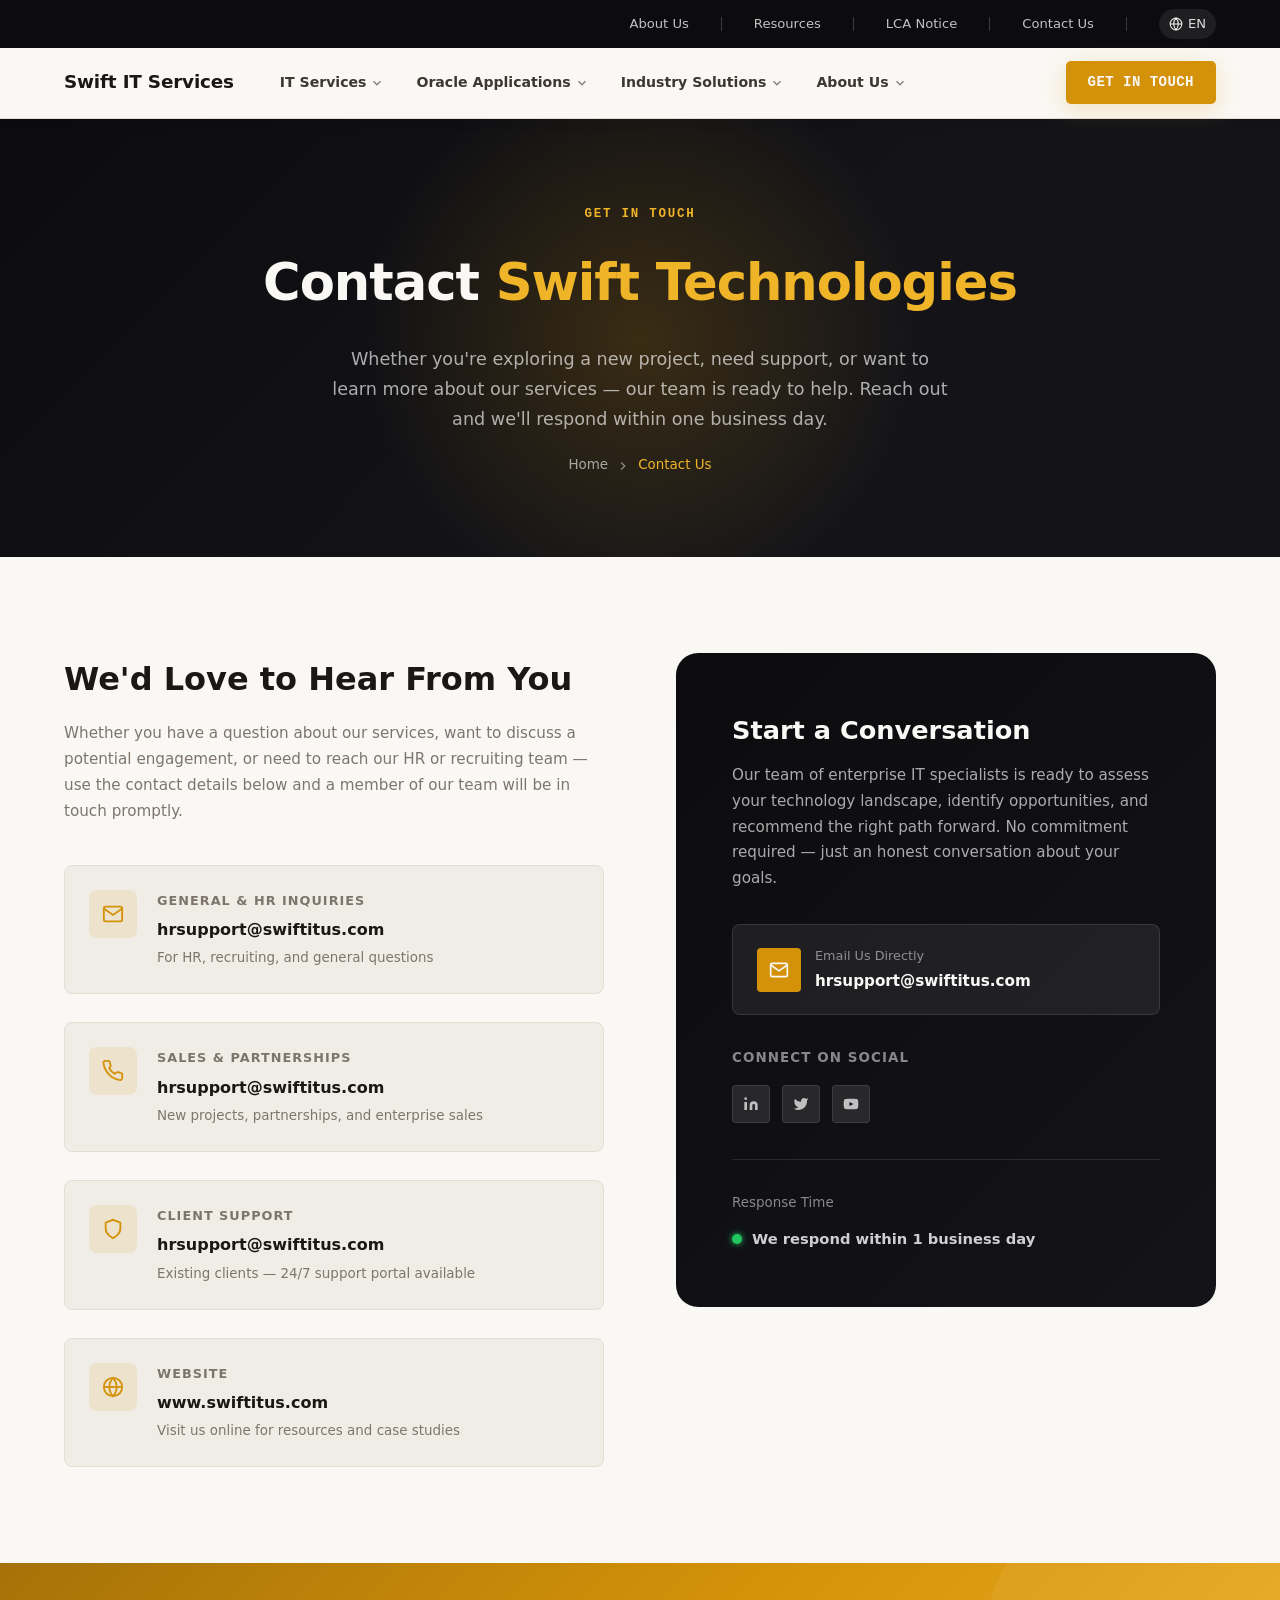
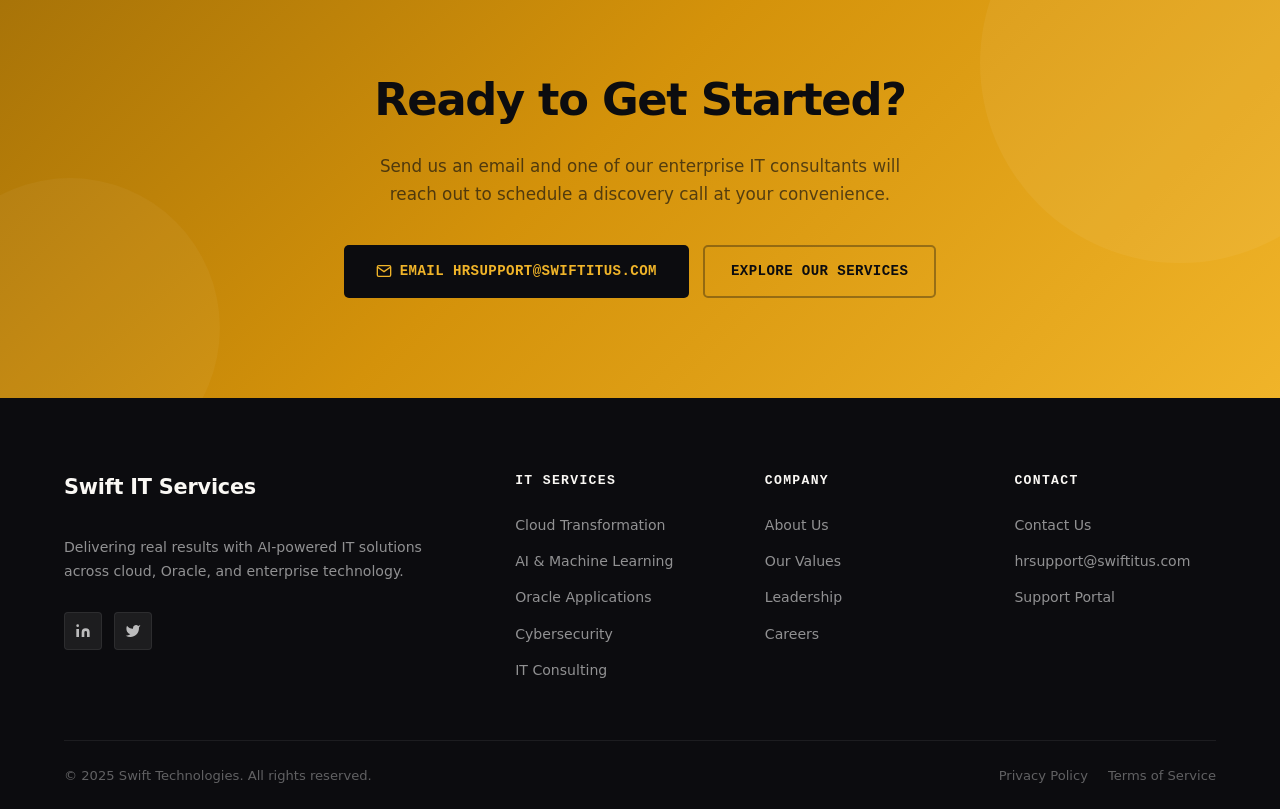
<file: contact.html>
<!DOCTYPE html>
<html lang="en">
<head>
  <meta charset="UTF-8">
  <meta name="viewport" content="width=device-width, initial-scale=1.0">
  <meta name="description" content="Contact Swift Technologies. Reach us at hrsupport@swiftitus.com for IT services, Oracle solutions, and enterprise technology consulting.">
  <title>Contact Us — Swift Technologies</title>
  <link rel="stylesheet" href="css/style.css">
</head>
<body>

  <!-- TOP BAR -->
  <div class="topbar">
    <div class="container">
      <div class="topbar-inner">
        <a href="about.html">About Us</a>
        <div class="topbar-divider"></div>
        <a href="#">Resources</a>
        <div class="topbar-divider"></div>
        <a href="#">LCA Notice</a>
        <div class="topbar-divider"></div>
        <a href="contact.html">Contact Us</a>
        <div class="topbar-divider"></div>
        <span class="lang-btn">
          <svg width="14" height="14" viewBox="0 0 24 24" fill="none" stroke="currentColor" stroke-width="2"><circle cx="12" cy="12" r="10"/><line x1="2" y1="12" x2="22" y2="12"/><path d="M12 2a15.3 15.3 0 0 1 4 10 15.3 15.3 0 0 1-4 10 15.3 15.3 0 0 1-4-10 15.3 15.3 0 0 1 4-10z"/></svg>
          EN
        </span>
      </div>
    </div>
  </div>

  <!-- NAVBAR -->
  <nav class="navbar">
    <div class="container">
      <div class="navbar-inner">
        <a href="index.html" class="navbar-logo">
          <span class="logo-text">Swift IT Services</span>
        </a>
        <ul class="navbar-nav">
          <li class="nav-item">
            <a href="services.html" class="nav-link">IT Services <svg class="nav-arrow" viewBox="0 0 24 24" fill="none" stroke="currentColor" stroke-width="2.5"><polyline points="6 9 12 15 18 9"/></svg></a>
            <div class="dropdown">
              <a href="services.html#cloud">Cloud Transformation</a>
              <a href="services.html#ai">AI &amp; Machine Learning</a>
              <a href="services.html#cybersecurity">Cybersecurity</a>
              <a href="services.html#consulting">IT Consulting</a>
              <a href="services.html#digital">Digital Transformation</a>
            </div>
          </li>
          <li class="nav-item">
            <a href="oracle-erp.html" class="nav-link">Oracle Applications <svg class="nav-arrow" viewBox="0 0 24 24" fill="none" stroke="currentColor" stroke-width="2.5"><polyline points="6 9 12 15 18 9"/></svg></a>
            <div class="dropdown" style="min-width:240px">
              <a href="oracle-erp.html">Oracle ERP Cloud</a>
              <a href="oracle-scm.html">Oracle SCM Cloud</a>
              <a href="oracle-scp.html">Oracle SCP Cloud</a>
              <a href="oracle-epm.html">Oracle EPM Cloud</a>
              <a href="oracle-cx.html">Oracle CX Cloud</a>
              <a href="oracle-plm.html">Oracle PLM Cloud</a>
              <a href="oracle-logistics.html">Oracle Logistics Cloud</a>
              <a href="oracle-hcm.html">Oracle HCM Cloud</a>
              <a href="oracle-fdi.html">Oracle FDI Cloud</a>
            </div>
          </li>
          <li class="nav-item">
            <a href="services.html" class="nav-link">Industry Solutions <svg class="nav-arrow" viewBox="0 0 24 24" fill="none" stroke="currentColor" stroke-width="2.5"><polyline points="6 9 12 15 18 9"/></svg></a>
            <div class="dropdown">
              <a href="services.html">Manufacturing</a>
              <a href="services.html">Healthcare</a>
              <a href="services.html">Financial Services</a>
            </div>
          </li>
          <li class="nav-item">
            <a href="about.html" class="nav-link">About Us <svg class="nav-arrow" viewBox="0 0 24 24" fill="none" stroke="currentColor" stroke-width="2.5"><polyline points="6 9 12 15 18 9"/></svg></a>
            <div class="dropdown">
              <a href="about.html">Our Story</a>
              <a href="about.html#values">Our Values</a>
              <a href="about.html#leadership">Leadership</a>
            </div>
          </li>
        </ul>
        <div class="navbar-cta"><a href="contact.html" class="btn btn-primary">Get in Touch</a></div>
        <button class="hamburger" aria-label="Toggle menu"><span></span><span></span><span></span></button>
      </div>
    </div>
    <div class="mobile-nav">
      <a href="index.html" class="mobile-nav-link">Home</a>
      <a href="services.html" class="mobile-nav-link">IT Services</a>
      <a href="services.html#oracle" class="mobile-nav-link">Oracle Solutions</a>
      <a href="about.html" class="mobile-nav-link">About Us</a>
      <a href="contact.html" class="mobile-nav-link">Contact Us</a>
    </div>
  </nav>

  <!-- PAGE HERO -->
  <section class="page-hero">
    <div class="container">
      <div class="page-hero-inner">
        <span class="page-hero-eyebrow">Get in Touch</span>
        <h1 class="page-hero-title">Contact <span>Swift Technologies</span></h1>
        <p class="page-hero-desc">
          Whether you're exploring a new project, need support, or want to learn more about
          our services — our team is ready to help. Reach out and we'll respond within one business day.
        </p>
        <div class="breadcrumb">
          <a href="index.html">Home</a>
          <svg width="14" height="14" viewBox="0 0 24 24" fill="none" stroke="currentColor" stroke-width="2"><polyline points="9 18 15 12 9 6"/></svg>
          <span>Contact Us</span>
        </div>
      </div>
    </div>
  </section>

  <!-- CONTACT MAIN -->
  <section class="contact-section">
    <div class="container">
      <div class="contact-grid">

        <!-- Left: info -->
        <div>
          <h2 class="contact-title">We'd Love to Hear From You</h2>
          <p class="contact-desc">
            Whether you have a question about our services, want to discuss a potential engagement,
            or need to reach our HR or recruiting team — use the contact details below and a member
            of our team will be in touch promptly.
          </p>

          <div class="contact-items">

            <div class="contact-item">
              <div class="contact-item-icon">
                <svg viewBox="0 0 24 24" fill="none" stroke="currentColor" stroke-width="2"><path d="M4 4h16c1.1 0 2 .9 2 2v12c0 1.1-.9 2-2 2H4c-1.1 0-2-.9-2-2V6c0-1.1.9-2 2-2z"/><polyline points="22,6 12,13 2,6"/></svg>
              </div>
              <div>
                <div class="contact-item-label">General &amp; HR Inquiries</div>
                <div class="contact-item-value">
                  <a href="mailto:hrsupport@swiftitus.com">hrsupport@swiftitus.com</a>
                </div>
                <div class="contact-item-subtext">For HR, recruiting, and general questions</div>
              </div>
            </div>

            <div class="contact-item">
              <div class="contact-item-icon">
                <svg viewBox="0 0 24 24" fill="none" stroke="currentColor" stroke-width="2"><path d="M22 16.92v3a2 2 0 0 1-2.18 2 19.79 19.79 0 0 1-8.63-3.07A19.5 19.5 0 0 1 4.69 12 19.79 19.79 0 0 1 1.61 3.38 2 2 0 0 1 3.58 1h3a2 2 0 0 1 2 1.72 12.84 12.84 0 0 0 .7 2.81 2 2 0 0 1-.45 2.11L7.91 8.96a16 16 0 0 0 6.13 6.13l1.32-1.32a2 2 0 0 1 2.11-.45 12.84 12.84 0 0 0 2.81.7A2 2 0 0 1 22 16.92z"/></svg>
              </div>
              <div>
                <div class="contact-item-label">Sales &amp; Partnerships</div>
                <div class="contact-item-value">
                  <a href="mailto:hrsupport@swiftitus.com">hrsupport@swiftitus.com</a>
                </div>
                <div class="contact-item-subtext">New projects, partnerships, and enterprise sales</div>
              </div>
            </div>

            <div class="contact-item">
              <div class="contact-item-icon">
                <svg viewBox="0 0 24 24" fill="none" stroke="currentColor" stroke-width="2"><path d="M12 22s8-4 8-10V5l-8-3-8 3v7c0 6 8 10 8 10z"/></svg>
              </div>
              <div>
                <div class="contact-item-label">Client Support</div>
                <div class="contact-item-value">
                  <a href="mailto:hrsupport@swiftitus.com">hrsupport@swiftitus.com</a>
                </div>
                <div class="contact-item-subtext">Existing clients — 24/7 support portal available</div>
              </div>
            </div>

            <div class="contact-item">
              <div class="contact-item-icon">
                <svg viewBox="0 0 24 24" fill="none" stroke="currentColor" stroke-width="2"><circle cx="12" cy="12" r="10"/><line x1="2" y1="12" x2="22" y2="12"/><path d="M12 2a15.3 15.3 0 0 1 4 10 15.3 15.3 0 0 1-4 10 15.3 15.3 0 0 1-4-10 15.3 15.3 0 0 1 4-10z"/></svg>
              </div>
              <div>
                <div class="contact-item-label">Website</div>
                <div class="contact-item-value">www.swiftitus.com</div>
                <div class="contact-item-subtext">Visit us online for resources and case studies</div>
              </div>
            </div>

          </div>
        </div>

        <!-- Right: CTA panel -->
        <div>
          <div class="contact-cta-panel">
            <h3 class="contact-cta-title">Start a Conversation</h3>
            <p class="contact-cta-desc">
              Our team of enterprise IT specialists is ready to assess your technology landscape,
              identify opportunities, and recommend the right path forward. No commitment required —
              just an honest conversation about your goals.
            </p>

            <a href="mailto:hrsupport@swiftitus.com" class="contact-direct">
              <div class="contact-direct-icon">
                <svg viewBox="0 0 24 24" fill="none" stroke="currentColor" stroke-width="2"><path d="M4 4h16c1.1 0 2 .9 2 2v12c0 1.1-.9 2-2 2H4c-1.1 0-2-.9-2-2V6c0-1.1.9-2 2-2z"/><polyline points="22,6 12,13 2,6"/></svg>
              </div>
              <div>
                <div class="contact-direct-label">Email Us Directly</div>
                <div class="contact-direct-value">hrsupport@swiftitus.com</div>
              </div>
            </a>

            <div style="margin-top:32px">
              <p style="font-size:0.84rem;color:rgba(255,255,255,0.5);margin-bottom:16px;text-transform:uppercase;letter-spacing:0.08em;font-weight:700">Connect on Social</p>
              <div style="display:flex;gap:12px">
                <a href="#" class="social-btn" style="background:rgba(255,255,255,0.1);border-color:rgba(255,255,255,0.1)">
                  <svg viewBox="0 0 24 24" fill="currentColor" width="16" height="16"><path d="M16 8a6 6 0 0 1 6 6v7h-4v-7a2 2 0 0 0-2-2 2 2 0 0 0-2 2v7h-4v-7a6 6 0 0 1 6-6zM2 9h4v12H2z"/><circle cx="4" cy="4" r="2"/></svg>
                </a>
                <a href="#" class="social-btn" style="background:rgba(255,255,255,0.1);border-color:rgba(255,255,255,0.1)">
                  <svg viewBox="0 0 24 24" fill="currentColor" width="16" height="16"><path d="M23 3a10.9 10.9 0 0 1-3.14 1.53 4.48 4.48 0 0 0-7.86 3v1A10.66 10.66 0 0 1 3 4s-4 9 5 13a11.64 11.64 0 0 1-7 2c9 5 20 0 20-11.5a4.5 4.5 0 0 0-.08-.83A7.72 7.72 0 0 0 23 3z"/></svg>
                </a>
                <a href="#" class="social-btn" style="background:rgba(255,255,255,0.1);border-color:rgba(255,255,255,0.1)">
                  <svg viewBox="0 0 24 24" fill="currentColor" width="16" height="16"><path d="M22.54 6.42a2.78 2.78 0 0 0-1.95-1.96C18.88 4 12 4 12 4s-6.88 0-8.59.46a2.78 2.78 0 0 0-1.95 1.96A29 29 0 0 0 1 12a29 29 0 0 0 .46 5.58A2.78 2.78 0 0 0 3.41 19.6C5.12 20 12 20 12 20s6.88 0 8.59-.46a2.78 2.78 0 0 0 1.95-1.95A29 29 0 0 0 23 12a29 29 0 0 0-.46-5.58z"/><polygon points="9.75 15.02 15.5 12 9.75 8.98 9.75 15.02" fill="#0b0b1f"/></svg>
                </a>
              </div>
            </div>

            <div style="margin-top:36px;padding-top:32px;border-top:1px solid rgba(255,255,255,0.1)">
              <p style="font-size:0.84rem;color:rgba(255,255,255,0.5);margin-bottom:12px">Response Time</p>
              <div style="display:flex;align-items:center;gap:10px">
                <div style="width:10px;height:10px;border-radius:50%;background:#22c55e;box-shadow:0 0 6px #22c55e"></div>
                <span style="font-size:0.92rem;color:rgba(255,255,255,0.8);font-weight:600">We respond within 1 business day</span>
              </div>
            </div>
          </div>
        </div>

      </div>
    </div>
  </section>

  <!-- CTA -->
  <section class="cta-section">
    <div class="container">
      <div class="cta-inner">
        <h2 class="cta-title">Ready to Get Started?</h2>
        <p class="cta-desc">
          Send us an email and one of our enterprise IT consultants will reach out to
          schedule a discovery call at your convenience.
        </p>
        <div class="cta-actions">
          <a href="mailto:hrsupport@swiftitus.com" class="btn btn-white">
            <svg width="16" height="16" viewBox="0 0 24 24" fill="none" stroke="currentColor" stroke-width="2"><path d="M4 4h16c1.1 0 2 .9 2 2v12c0 1.1-.9 2-2 2H4c-1.1 0-2-.9-2-2V6c0-1.1.9-2 2-2z"/><polyline points="22,6 12,13 2,6"/></svg>
            Email hrsupport@swiftitus.com
          </a>
          <a href="services.html" class="btn btn-outline-white">Explore Our Services</a>
        </div>
      </div>
    </div>
  </section>

  <!-- FOOTER -->
  <footer class="footer">
    <div class="container">
      <div class="footer-grid">
        <div class="footer-brand">
          <a href="index.html" class="navbar-logo" style="margin-bottom:16px;display:inline-flex">
            <span class="logo-text">Swift IT Services</span>
          </a>
          <p class="footer-desc">Delivering real results with AI-powered IT solutions across cloud, Oracle, and enterprise technology.</p>
          <div class="footer-socials">
            <a href="#" class="social-btn"><svg viewBox="0 0 24 24" fill="currentColor"><path d="M16 8a6 6 0 0 1 6 6v7h-4v-7a2 2 0 0 0-2-2 2 2 0 0 0-2 2v7h-4v-7a6 6 0 0 1 6-6zM2 9h4v12H2z"/><circle cx="4" cy="4" r="2"/></svg></a>
            <a href="#" class="social-btn"><svg viewBox="0 0 24 24" fill="currentColor"><path d="M23 3a10.9 10.9 0 0 1-3.14 1.53 4.48 4.48 0 0 0-7.86 3v1A10.66 10.66 0 0 1 3 4s-4 9 5 13a11.64 11.64 0 0 1-7 2c9 5 20 0 20-11.5a4.5 4.5 0 0 0-.08-.83A7.72 7.72 0 0 0 23 3z"/></svg></a>
          </div>
        </div>
        <div>
          <h4 class="footer-col-title">IT Services</h4>
          <ul class="footer-links">
            <li><a href="services.html#cloud">Cloud Transformation</a></li>
            <li><a href="services.html#ai">AI &amp; Machine Learning</a></li>
            <li><a href="services.html#oracle">Oracle Applications</a></li>
            <li><a href="services.html#cybersecurity">Cybersecurity</a></li>
            <li><a href="services.html#consulting">IT Consulting</a></li>
          </ul>
        </div>
        <div>
          <h4 class="footer-col-title">Company</h4>
          <ul class="footer-links">
            <li><a href="about.html">About Us</a></li>
            <li><a href="about.html#values">Our Values</a></li>
            <li><a href="about.html#leadership">Leadership</a></li>
            <li><a href="#">Careers</a></li>
          </ul>
        </div>
        <div>
          <h4 class="footer-col-title">Contact</h4>
          <ul class="footer-links">
            <li><a href="contact.html">Contact Us</a></li>
            <li><a href="mailto:hrsupport@swiftitus.com">hrsupport@swiftitus.com</a></li>
            <li><a href="#">Support Portal</a></li>
          </ul>
        </div>
      </div>
      <div class="footer-bottom">
        <span>&copy; 2025 Swift Technologies. All rights reserved.</span>
        <div class="footer-bottom-links">
          <a href="#">Privacy Policy</a>
          <a href="#">Terms of Service</a>
        </div>
      </div>
    </div>
  </footer>

  <script src="js/main.js"></script>
</body>
</html>
</file>
<file: css/style.css>
/* ============================================================
   Swift Technologies — Main Stylesheet
   ============================================================ */

/* ============================================================
   ORACLE SERVICES — 3-COLUMN LAYOUT
   ============================================================ */

.oracle-section {
  background: var(--white);
}

.oracle-intro {
  padding: 64px 0 0;
  text-align: center;
}

.oracle-layout {
  display: grid;
  grid-template-columns: 280px 1fr 300px;
  border-top: 1px solid var(--border);
  margin-top: 48px;
}

/* Left sidebar */
.oracle-sidebar {
  background: var(--off-white);
  border-right: 1px solid rgba(212,146,10,0.15);
}

.oracle-sidebar-item {
  display: block;
  padding: 18px 28px;
  font-size: 0.94rem;
  font-weight: 500;
  color: var(--text-mid);
  border-left: 3px solid transparent;
  border-bottom: 1px solid rgba(212,146,10,0.08);
  transition: all var(--transition);
}

.oracle-sidebar-item:hover {
  background: rgba(212,146,10,0.08);
  color: var(--amber);
  border-left-color: var(--amber-light);
}

.oracle-sidebar-item.active {
  background: rgba(212,146,10,0.12);
  color: var(--text-dark);
  font-weight: 700;
  border-left-color: var(--amber);
}

/* Middle panel */
.oracle-main {
  padding: 56px 52px;
  border-right: 1px solid var(--border);
}

.oracle-main-eyebrow {
  font-size: 0.78rem;
  font-weight: 700;
  letter-spacing: 0.12em;
  text-transform: uppercase;
  color: var(--amber);
  margin-bottom: 14px;
}

.oracle-main-title {
  font-size: 2rem;
  font-weight: 800;
  color: var(--text-dark);
  margin-bottom: 16px;
  letter-spacing: -0.02em;
  line-height: 1.2;
}

.oracle-main-desc {
  font-size: 1rem;
  color: var(--text-gray);
  line-height: 1.75;
  margin-bottom: 36px;
  max-width: 400px;
}

/* Right features panel */
.oracle-features-panel {
  padding: 40px 40px;
}

.oracle-features-label {
  font-size: 0.78rem;
  font-weight: 700;
  letter-spacing: 0.1em;
  text-transform: uppercase;
  color: var(--text-gray);
  margin-bottom: 24px;
}

.oracle-feature-item {
  display: flex;
  align-items: center;
  gap: 18px;
  padding: 18px 0;
  border-bottom: 1px solid var(--border);
  cursor: pointer;
  transition: all var(--transition);
}

.oracle-feature-item:last-child { border-bottom: none; }

.oracle-feature-item:hover .oracle-feature-name { color: var(--amber); }

.oracle-feature-icon {
  width: 52px;
  height: 52px;
  border-radius: var(--radius-md);
  background: linear-gradient(135deg, var(--amber-dark), var(--amber-light));
  display: flex;
  align-items: center;
  justify-content: center;
  font-size: 1.3rem;
  flex-shrink: 0;
  box-shadow: 0 4px 12px rgba(212,146,10,0.25);
}

.oracle-feature-name {
  font-size: 1rem;
  font-weight: 600;
  color: var(--text-dark);
  transition: color var(--transition);
}

.oracle-feature-sub {
  font-size: 0.8rem;
  color: var(--text-gray);
  margin-top: 2px;
}

/* Oracle capabilities section */
.oracle-capabilities {
  padding: 80px 0;
  background: var(--off-white);
}

.capabilities-grid {
  display: grid;
  grid-template-columns: repeat(3, 1fr);
  gap: 24px;
  margin-top: 48px;
}

.capability-card {
  background: var(--white);
  border-radius: var(--radius-lg);
  padding: 32px 24px;
  border: 1.5px solid var(--border);
  transition: all var(--transition);
}

.capability-card:hover {
  border-color: rgba(212,146,10,0.3);
  box-shadow: var(--shadow-md);
  transform: translateY(-3px);
}

.capability-icon {
  width: 48px;
  height: 48px;
  display: flex;
  align-items: center;
  justify-content: center;
  margin-bottom: 20px;
  border-bottom: 2px solid var(--amber);
  padding-bottom: 16px;
}

.capability-title {
  font-size: 1rem;
  font-weight: 700;
  color: var(--text-dark);
  margin-bottom: 10px;
}

.capability-desc {
  font-size: 0.875rem;
  color: var(--text-gray);
  line-height: 1.65;
}

/* Benefits strip */
.benefits-strip {
  padding: 64px 0;
  background: var(--white);
  border-top: 1px solid var(--border);
  border-bottom: 1px solid var(--border);
}

.benefits-grid {
  display: grid;
  grid-template-columns: repeat(4, 1fr);
  gap: 32px;
  text-align: center;
}

.benefit-num {
  font-size: 2.4rem;
  font-weight: 900;
  color: var(--amber);
  line-height: 1;
  margin-bottom: 8px;
}

.benefit-label {
  font-size: 0.9rem;
  font-weight: 600;
  color: var(--text-dark);
}

.benefit-desc {
  font-size: 0.8rem;
  color: var(--text-gray);
  margin-top: 4px;
}

/* Oracle implementation approach */
.approach-section {
  padding: 80px 0;
  background: var(--white);
}

.approach-steps {
  display: grid;
  grid-template-columns: repeat(5, 1fr);
  gap: 0;
  margin-top: 56px;
  position: relative;
}

.approach-steps::before {
  content: '';
  position: absolute;
  top: 32px;
  left: 10%;
  right: 10%;
  height: 2px;
  background: linear-gradient(90deg, var(--amber), var(--amber-light));
  z-index: 0;
}

.approach-step {
  text-align: center;
  position: relative;
  z-index: 1;
  padding: 0 12px;
}

.step-number {
  width: 64px;
  height: 64px;
  border-radius: 50%;
  background: var(--amber);
  color: #0C0C0F;
  font-size: 1.1rem;
  font-weight: 700;
  display: flex;
  align-items: center;
  justify-content: center;
  margin: 0 auto 16px;
  box-shadow: var(--shadow-amber);
}

.step-title {
  font-size: 0.9rem;
  font-weight: 700;
  color: var(--text-dark);
  margin-bottom: 8px;
}

.step-desc {
  font-size: 0.8rem;
  color: var(--text-gray);
  line-height: 1.5;
}

/* Oracle-specific responsive */
@media (max-width: 1100px) {
  .oracle-layout { grid-template-columns: 240px 1fr; }
  .oracle-features-panel { display: none; }
}

@media (max-width: 768px) {
  .oracle-layout { grid-template-columns: 1fr; }
  .oracle-sidebar { display: none; }
  .oracle-main { padding: 40px 24px; border-right: none; }
  .capabilities-grid { grid-template-columns: 1fr; }
  .benefits-grid { grid-template-columns: repeat(2, 1fr); }
  .approach-steps { grid-template-columns: 1fr 1fr; gap: 32px; }
  .approach-steps::before { display: none; }
}

@media (max-width: 480px) {
  .benefits-grid { grid-template-columns: 1fr; }
  .approach-steps { grid-template-columns: 1fr; }
}

@import url('https://fonts.googleapis.com/css2?family=Syne:wght@400;500;600;700;800&family=DM+Sans:ital,opsz,wght@0,9..40,300;0,9..40,400;0,9..40,500;0,9..40,600;0,9..40,700;1,9..40,400&family=DM+Mono:wght@400;500&display=swap');

/* ── Reset & Base ── */
*, *::before, *::after { box-sizing: border-box; margin: 0; padding: 0; }

:root {
  --amber:         #D4920A;
  --amber-light:   #F0B429;
  --amber-dark:    #A67208;
  --amber-glow:    rgba(212, 146, 10, 0.12);
  --bg-dark:       #0C0C0F;
  --bg-mid:        #141418;
  --bg-surface:    #1E1E24;
  --hero-bg:       #0C0C0F;
  --hero-bg2:      #141418;
  --white:         #FAF8F4;
  --off-white:     #F0EDE7;
  --text-dark:     #1A1714;
  --text-mid:      #3D3631;
  --text-gray:     #7D756D;
  --text-light:    #A09890;
  --border:        #E4DDD4;
  --border-dark:   rgba(255,255,255,0.07);
  --radius-sm:     4px;
  --radius-md:     8px;
  --radius-lg:     14px;
  --radius-xl:     22px;
  --shadow-sm:     0 1px 3px rgba(0,0,0,0.08);
  --shadow-md:     0 4px 16px rgba(0,0,0,0.10);
  --shadow-lg:     0 8px 40px rgba(0,0,0,0.14);
  --shadow-amber:  0 6px 24px rgba(212,146,10,0.22);
  --transition:    0.25s ease;
}

html { scroll-behavior: smooth; }

body {
  font-family: 'DM Sans', system-ui, sans-serif;
  color: var(--text-dark);
  line-height: 1.65;
  background: var(--white);
  overflow-x: hidden;
}

h1, h2, h3, h4 {
  font-family: 'Syne', system-ui, sans-serif;
}

.section-label, .stat-number, .benefit-num, .step-number, .value-number,
.oracle-main-eyebrow, .oracle-features-label, .detail-label, .page-hero-eyebrow,
.hero-eyebrow, .footer-col-title {
  font-family: 'DM Mono', monospace;
  letter-spacing: 0.08em;
}

a { text-decoration: none; color: inherit; }
ul { list-style: none; }
img { max-width: 100%; display: block; }
button { cursor: pointer; border: none; background: none; font-family: inherit; }

/* ── Utility ── */
.container {
  max-width: 1200px;
  margin: 0 auto;
  padding: 0 24px;
}

.purple { color: var(--amber); }
.purple-light { color: var(--amber-light); }

.btn {
  display: inline-flex;
  align-items: center;
  gap: 8px;
  padding: 13px 26px;
  border-radius: 5px;
  font-size: 0.88rem;
  font-weight: 600;
  transition: all var(--transition);
  letter-spacing: 0.03em;
  text-transform: uppercase;
  font-family: 'DM Mono', monospace;
}

.btn-primary {
  background: var(--amber);
  color: var(--white);
  box-shadow: var(--shadow-amber);
}
.btn-primary:hover { background: var(--amber-dark); transform: translateY(-1px); box-shadow: 0 12px 36px rgba(212,146,10,0.35); }

.btn-outline {
  border: 2px solid var(--amber);
  color: var(--amber);
  background: transparent;
}
.btn-outline:hover { background: var(--amber); color: var(--white); }

.btn-outline-white {
  border: 2px solid rgba(255,255,255,0.5);
  color: var(--white);
  background: transparent;
}
.btn-outline-white:hover { background: rgba(255,255,255,0.1); border-color: var(--white); }

.section-label {
  display: inline-block;
  font-size: 0.78rem;
  font-weight: 700;
  letter-spacing: 0.12em;
  text-transform: uppercase;
  color: var(--amber);
  margin-bottom: 12px;
}

.section-title {
  font-size: clamp(1.8rem, 3.5vw, 2.8rem);
  font-weight: 800;
  line-height: 1.2;
  color: var(--text-dark);
}

.section-title.light { color: var(--white); }

.section-subtitle {
  font-size: 1.05rem;
  color: var(--text-gray);
  max-width: 680px;
  margin-top: 16px;
}

.section-subtitle.light { color: rgba(255,255,255,0.65); }

/* ============================================================
   TOP BAR
   ============================================================ */
.topbar {
  background: var(--bg-dark);
  padding: 9px 0;
  font-size: 0.82rem;
  color: rgba(255,255,255,0.75);
}

.topbar-inner {
  display: flex;
  align-items: center;
  justify-content: flex-end;
  gap: 32px;
}

.topbar-inner a { color: rgba(255,255,255,0.75); transition: color var(--transition); }
.topbar-inner a:hover { color: var(--white); }

.topbar-divider {
  width: 1px;
  height: 14px;
  background: rgba(255,255,255,0.2);
}

.lang-btn {
  display: flex;
  align-items: center;
  gap: 5px;
  background: rgba(255,255,255,0.08);
  padding: 4px 10px;
  border-radius: 20px;
  color: rgba(255,255,255,0.85);
  font-size: 0.82rem;
}

/* ============================================================
   NAVBAR
   ============================================================ */
.navbar {
  background: var(--white);
  border-bottom: 1px solid var(--border);
  position: sticky;
  top: 0;
  z-index: 1000;
  box-shadow: 0 2px 12px rgba(0,0,0,0.06);
}

.navbar-inner {
  display: flex;
  align-items: center;
  height: 70px;
  gap: 8px;
}

/* Logo */
.navbar-logo {
  display: flex;
  align-items: center;
  gap: 10px;
  margin-right: 24px;
  flex-shrink: 0;
}

.logo-mark {
  width: 40px;
  height: 40px;
}

.logo-text {
  font-size: 1.15rem;
  font-weight: 700;
  color: var(--text-dark);
  letter-spacing: -0.01em;
  font-family: 'Syne', system-ui, sans-serif;
}

/* Nav links */
.navbar-nav {
  display: flex;
  align-items: center;
  flex: 1;
  gap: 4px;
}

.nav-item {
  position: relative;
}

.nav-link {
  display: flex;
  align-items: center;
  gap: 4px;
  padding: 8px 14px;
  font-size: 0.88rem;
  font-weight: 600;
  color: var(--text-mid);
  border-radius: var(--radius-sm);
  transition: all var(--transition);
  white-space: nowrap;
}

.nav-link:hover, .nav-link.active {
  color: var(--amber);
  background: var(--amber-glow);
}

.nav-arrow {
  width: 14px;
  height: 14px;
  transition: transform var(--transition);
  opacity: 0.6;
}

.nav-item:hover .nav-arrow { transform: rotate(180deg); }

/* Dropdown */
.dropdown {
  position: absolute;
  top: calc(100% + 8px);
  left: 0;
  background: var(--white);
  border: 1px solid var(--border);
  border-radius: var(--radius-md);
  box-shadow: var(--shadow-lg);
  min-width: 220px;
  padding: 8px;
  opacity: 0;
  visibility: hidden;
  transform: translateY(-8px);
  transition: all var(--transition);
  z-index: 100;
}

.nav-item:hover .dropdown {
  opacity: 1;
  visibility: visible;
  transform: translateY(0);
}

.dropdown a {
  display: flex;
  align-items: center;
  gap: 8px;
  padding: 10px 14px;
  font-size: 0.88rem;
  color: var(--text-mid);
  border-radius: var(--radius-sm);
  transition: all var(--transition);
}

.dropdown a:hover { background: var(--amber-glow); color: var(--amber); }

.dropdown a .drop-icon {
  width: 16px;
  height: 16px;
  color: var(--amber);
  opacity: 0.7;
}

/* Navbar CTA */
.navbar-cta {
  margin-left: auto;
  flex-shrink: 0;
}

.navbar-cta .btn { padding: 10px 22px; font-size: 0.88rem; }

/* Hamburger */
.hamburger {
  display: none;
  flex-direction: column;
  gap: 5px;
  padding: 8px;
  margin-left: auto;
}

.hamburger span {
  display: block;
  width: 22px;
  height: 2px;
  background: var(--text-dark);
  border-radius: 2px;
  transition: all var(--transition);
}

.hamburger.open span:nth-child(1) { transform: rotate(45deg) translate(5px, 5px); }
.hamburger.open span:nth-child(2) { opacity: 0; }
.hamburger.open span:nth-child(3) { transform: rotate(-45deg) translate(5px, -5px); }

/* Mobile nav */
.mobile-nav {
  display: none;
  background: var(--white);
  border-top: 1px solid var(--border);
  padding: 16px 24px 24px;
}

.mobile-nav.open { display: block; }

.mobile-nav-link {
  display: block;
  padding: 12px 4px;
  font-size: 0.95rem;
  font-weight: 600;
  color: var(--text-mid);
  border-bottom: 1px solid var(--border);
}

.mobile-nav-link:last-child { border-bottom: none; }
.mobile-nav-link:hover { color: var(--amber); }

/* ============================================================
   HERO — HOMEPAGE
   ============================================================ */
.hero {
  background-color: var(--hero-bg);
  background-image:
    radial-gradient(ellipse 60% 50% at 70% 50%, rgba(212,146,10,0.10) 0%, transparent 70%),
    radial-gradient(circle, rgba(255,255,255,0.035) 1px, transparent 1px);
  background-size: auto, 28px 28px;
  padding: 80px 0 0;
  overflow: hidden;
  position: relative;
  min-height: 580px;
}

.hero::before {
  content: '';
  position: absolute;
  bottom: 0; left: 0; right: 0;
  height: 1px;
  background: linear-gradient(90deg, transparent, rgba(212,146,10,0.3), transparent);
  pointer-events: none;
}

.hero-inner {
  display: grid;
  grid-template-columns: 1fr 1fr;
  align-items: center;
  gap: 48px;
  padding-bottom: 80px;
}

.hero-eyebrow {
  font-size: 0.72rem;
  font-weight: 500;
  color: var(--amber-light);
  margin-bottom: 20px;
  display: flex;
  align-items: center;
  gap: 10px;
  letter-spacing: 0.12em;
  text-transform: uppercase;
}

.hero-eyebrow::before {
  content: '';
  display: block;
  width: 32px;
  height: 1px;
  background: var(--amber-light);
  opacity: 0.6;
}

.hero-title {
  font-size: clamp(2.6rem, 5.5vw, 4.2rem);
  font-weight: 800;
  line-height: 1.04;
  color: #F5F2EC;
  letter-spacing: -0.03em;
  margin-bottom: 24px;
}

.hero-title span { color: var(--amber-light); }

.hero-desc {
  font-size: 1rem;
  color: rgba(245,242,236,0.58);
  margin-bottom: 36px;
  max-width: 460px;
  line-height: 1.75;
  font-weight: 300;
}

.hero-actions { display: flex; gap: 14px; flex-wrap: wrap; }

.hero-visual {
  display: flex;
  justify-content: center;
  align-items: flex-end;
}

.hero-illustration {
  width: 100%;
  max-width: 520px;
}

/* Hero tabs bar */
.hero-tabs {
  background: rgba(20,20,24,0.96);
  backdrop-filter: blur(12px);
  border-top: 1px solid rgba(212,146,10,0.2);
  padding: 0;
}

.hero-tabs-inner {
  display: flex;
  overflow-x: auto;
  scrollbar-width: none;
}

.hero-tabs-inner::-webkit-scrollbar { display: none; }

.hero-tab {
  display: flex;
  align-items: center;
  gap: 8px;
  padding: 18px 28px;
  font-size: 0.82rem;
  font-weight: 500;
  color: rgba(245,242,236,0.42);
  border-bottom: 2px solid transparent;
  transition: all var(--transition);
  white-space: nowrap;
  cursor: pointer;
  flex-shrink: 0;
  letter-spacing: 0.02em;
}

.hero-tab:hover { color: rgba(245,242,236,0.75); border-bottom-color: rgba(212,146,10,0.4); }
.hero-tab.active { color: var(--amber-light); border-bottom-color: var(--amber); }

/* ============================================================
   PAGE HERO (Inner pages)
   ============================================================ */
.page-hero {
  background: linear-gradient(135deg, var(--bg-dark) 0%, var(--bg-mid) 60%, var(--bg-mid) 100%);
  padding: 80px 0 80px;
  text-align: center;
  position: relative;
  overflow: hidden;
}

.page-hero::before {
  content: '';
  position: absolute;
  top: 50%; left: 50%;
  transform: translate(-50%, -50%);
  width: 600px; height: 600px;
  background: radial-gradient(circle, rgba(212,146,10,0.2) 0%, transparent 65%);
  pointer-events: none;
}

.page-hero-inner { position: relative; z-index: 1; }

.page-hero-eyebrow {
  display: inline-block;
  font-size: 0.78rem;
  font-weight: 700;
  letter-spacing: 0.14em;
  text-transform: uppercase;
  color: var(--amber-light);
  margin-bottom: 16px;
}

.page-hero-title {
  font-size: clamp(2rem, 4vw, 3.2rem);
  font-weight: 900;
  color: var(--white);
  margin-bottom: 20px;
  letter-spacing: -0.02em;
}

.page-hero-title span { color: var(--amber-light); }

.page-hero-desc {
  font-size: 1.1rem;
  color: rgba(255,255,255,0.65);
  max-width: 620px;
  margin: 0 auto;
  line-height: 1.7;
}

/* Breadcrumb */
.breadcrumb {
  display: flex;
  align-items: center;
  justify-content: center;
  gap: 8px;
  font-size: 0.84rem;
  color: rgba(255,255,255,0.5);
  margin-top: 20px;
}

.breadcrumb a { color: rgba(255,255,255,0.6); }
.breadcrumb a:hover { color: var(--white); }
.breadcrumb span { color: var(--amber-light); }

/* ============================================================
   SERVICES SECTION (Homepage)
   ============================================================ */
.services-overview {
  padding: 96px 0;
  background: var(--white);
}

.services-header {
  display: grid;
  grid-template-columns: 1fr 1fr;
  gap: 64px;
  align-items: start;
  margin-bottom: 64px;
}

.services-tabs {
  margin-bottom: 40px;
}

.tab-group {
  border-bottom: 1px solid var(--border);
}

.tab-header {
  display: flex;
  align-items: center;
  justify-content: space-between;
  padding: 20px 0;
  cursor: pointer;
  border-top: 1px solid var(--border);
}

.tab-header:first-of-type { border-top: none; }

.tab-title {
  font-size: 1.05rem;
  font-weight: 700;
  color: var(--text-dark);
  transition: color var(--transition);
}

.tab-header:hover .tab-title, .tab-header.open .tab-title { color: var(--amber); }

.tab-chevron {
  width: 20px;
  height: 20px;
  color: var(--text-gray);
  transition: transform var(--transition);
  flex-shrink: 0;
}

.tab-header.open .tab-chevron { transform: rotate(180deg); color: var(--amber); }

.tab-body {
  display: none;
  padding-bottom: 20px;
}

.tab-body.open { display: block; }

.tab-pills {
  display: flex;
  flex-wrap: wrap;
  gap: 10px;
  margin-bottom: 16px;
}

.tab-pill {
  display: inline-flex;
  align-items: center;
  gap: 6px;
  padding: 8px 18px;
  border: 1.5px solid var(--border);
  border-radius: 50px;
  font-size: 0.84rem;
  font-weight: 600;
  color: var(--text-mid);
  cursor: pointer;
  transition: all var(--transition);
  background: var(--white);
}

.tab-pill:hover { border-color: var(--amber); color: var(--amber); }
.tab-pill.active { background: var(--amber); color: var(--white); border-color: var(--amber); }

.services-preview {
  position: relative;
}

.preview-card {
  border-radius: var(--radius-lg);
  overflow: hidden;
  box-shadow: var(--shadow-lg);
  background: var(--bg-dark);
  display: none;
}

.preview-card.active { display: block; }

.preview-card-img {
  width: 100%;
  height: 260px;
  object-fit: cover;
}

.preview-card-img-placeholder {
  width: 100%;
  height: 260px;
  display: flex;
  align-items: center;
  justify-content: center;
  font-size: 80px;
}

.preview-card-body {
  padding: 28px;
  color: var(--white);
}

.preview-card-title { font-size: 1.3rem; font-weight: 800; margin-bottom: 10px; }
.preview-card-desc { font-size: 0.9rem; color: rgba(255,255,255,0.7); line-height: 1.6; margin-bottom: 16px; }

/* ============================================================
   PAAS / INDUSTRY SOLUTIONS (Homepage)
   ============================================================ */
.industry-solutions {
  padding: 96px 0;
  background: var(--off-white);
}

.section-header {
  text-align: center;
  margin-bottom: 56px;
}

.solutions-switcher {
  display: flex;
  justify-content: center;
  gap: 14px;
  margin-bottom: 56px;
  flex-wrap: wrap;
}

.switcher-btn {
  padding: 10px 28px;
  border-radius: 50px;
  font-size: 0.9rem;
  font-weight: 600;
  border: 2px solid var(--border);
  color: var(--text-mid);
  background: var(--white);
  transition: all var(--transition);
  cursor: pointer;
}

.switcher-btn:hover { border-color: var(--amber); color: var(--amber); }
.switcher-btn.active { background: var(--amber); color: var(--white); border-color: var(--amber); }

.solution-panel {
  display: none;
  grid-template-columns: 1fr 1fr;
  gap: 56px;
  align-items: center;
}

.solution-panel.active { display: grid; }

.solution-visual {
  border-radius: var(--radius-lg);
  overflow: hidden;
  box-shadow: var(--shadow-lg);
  background: linear-gradient(135deg, var(--bg-dark) 0%, var(--bg-mid) 100%);
  aspect-ratio: 4/3;
  display: flex;
  align-items: center;
  justify-content: center;
  font-size: 100px;
}

.solution-tags {
  display: flex;
  gap: 8px;
  flex-wrap: wrap;
  margin-bottom: 16px;
}

.solution-tag {
  padding: 5px 14px;
  border: 1.5px solid var(--border);
  border-radius: 50px;
  font-size: 0.8rem;
  font-weight: 600;
  color: var(--text-mid);
}

.solution-title { font-size: 1.8rem; font-weight: 800; margin-bottom: 16px; color: var(--text-dark); }
.solution-desc { font-size: 0.95rem; color: var(--text-gray); line-height: 1.7; margin-bottom: 24px; }

/* ============================================================
   WHY CHOOSE US
   ============================================================ */
.why-us {
  padding: 96px 0;
  background-color: var(--bg-dark);
  background-image: radial-gradient(circle, rgba(255,255,255,0.03) 1px, transparent 1px);
  background-size: 24px 24px;
}

.why-grid {
  display: grid;
  grid-template-columns: repeat(4, 1fr);
  gap: 32px;
  margin-top: 56px;
}

.why-card {
  padding: 0 8px;
}

.why-icon {
  width: 52px;
  height: 52px;
  margin-bottom: 20px;
  color: var(--amber-light);
}

.why-title {
  font-size: 1rem;
  font-weight: 700;
  color: var(--white);
  margin-bottom: 10px;
  line-height: 1.3;
}

.why-desc {
  font-size: 0.875rem;
  color: rgba(255,255,255,0.55);
  line-height: 1.65;
}

/* ============================================================
   STATS BAR
   ============================================================ */
.stats-bar {
  padding: 64px 0;
  background: var(--white);
  border-bottom: 1px solid var(--border);
}

.stats-grid {
  display: grid;
  grid-template-columns: repeat(4, 1fr);
  gap: 40px;
  text-align: center;
}

.stat-number {
  font-size: 2.8rem;
  font-weight: 900;
  color: var(--amber);
  line-height: 1;
  margin-bottom: 8px;
  letter-spacing: -0.02em;
}

.stat-label {
  font-size: 0.9rem;
  font-weight: 600;
  color: var(--text-mid);
}

.stat-desc {
  font-size: 0.8rem;
  color: var(--text-gray);
  margin-top: 4px;
}

/* ============================================================
   PARTNERS / LOGOS
   ============================================================ */
.partners {
  padding: 56px 0;
  background: var(--off-white);
}

.partners-label {
  text-align: center;
  font-size: 0.82rem;
  font-weight: 700;
  letter-spacing: 0.1em;
  text-transform: uppercase;
  color: var(--text-gray);
  margin-bottom: 36px;
}

.partners-logos {
  display: flex;
  align-items: center;
  justify-content: center;
  gap: 48px;
  flex-wrap: wrap;
  opacity: 0.55;
  filter: grayscale(1);
}

.partner-logo {
  font-size: 1.1rem;
  font-weight: 800;
  color: var(--text-dark);
  letter-spacing: -0.01em;
}

/* ============================================================
   CTA SECTION
   ============================================================ */
.cta-section {
  padding: 100px 0;
  background: linear-gradient(135deg, #A67208 0%, #D4920A 45%, #F0B429 100%);
  text-align: center;
  position: relative;
  overflow: hidden;
}

.cta-section::before {
  content: '';
  position: absolute;
  top: -100px; right: -100px;
  width: 400px; height: 400px;
  background: rgba(255,255,255,0.05);
  border-radius: 50%;
}

.cta-section::after {
  content: '';
  position: absolute;
  bottom: -80px; left: -80px;
  width: 300px; height: 300px;
  background: rgba(255,255,255,0.04);
  border-radius: 50%;
}

.cta-inner { position: relative; z-index: 1; }

.cta-title {
  font-size: clamp(1.8rem, 3.5vw, 2.8rem);
  font-weight: 800;
  color: #0C0C0F;
  margin-bottom: 16px;
  letter-spacing: -0.03em;
}

.cta-desc {
  font-size: 1.05rem;
  color: rgba(12,12,15,0.65);
  margin-bottom: 36px;
  max-width: 560px;
  margin-left: auto;
  margin-right: auto;
}

.cta-actions { display: flex; justify-content: center; gap: 14px; flex-wrap: wrap; }

.btn-white {
  background: #0C0C0F;
  color: var(--amber-light);
  padding: 14px 32px;
  font-weight: 700;
}

.btn-white:hover { background: #1E1E24; transform: translateY(-1px); }

.cta-section .btn-outline-white {
  border-color: rgba(12,12,15,0.35);
  color: #0C0C0F;
}

.cta-section .btn-outline-white:hover {
  background: rgba(12,12,15,0.1);
  border-color: rgba(12,12,15,0.6);
}

/* ============================================================
   SERVICES PAGE — GRID
   ============================================================ */
.services-grid-section {
  padding: 96px 0;
  background: var(--white);
}

.services-grid {
  display: grid;
  grid-template-columns: repeat(3, 1fr);
  gap: 28px;
  margin-top: 56px;
}

.service-card {
  border: 1.5px solid var(--border);
  border-radius: var(--radius-lg);
  padding: 36px 32px;
  transition: all var(--transition);
  background: var(--white);
  position: relative;
  overflow: hidden;
}

.service-card::before {
  content: '';
  position: absolute;
  top: 0; left: 0;
  width: 100%; height: 4px;
  background: linear-gradient(90deg, var(--amber), var(--amber-light));
  transform: scaleX(0);
  transform-origin: left;
  transition: transform var(--transition);
}

.service-card:hover { border-color: rgba(212,146,10,0.3); box-shadow: var(--shadow-md); transform: translateY(-4px); }
.service-card:hover::before { transform: scaleX(1); }

.service-icon {
  width: 56px;
  height: 56px;
  border-radius: var(--radius-md);
  background: var(--amber-glow);
  display: flex;
  align-items: center;
  justify-content: center;
  margin-bottom: 24px;
}

.service-icon svg { width: 28px; height: 28px; color: var(--amber); }

.service-title { font-size: 1.1rem; font-weight: 700; margin-bottom: 12px; color: var(--text-dark); }
.service-desc { font-size: 0.88rem; color: var(--text-gray); line-height: 1.65; margin-bottom: 20px; }

.service-features {
  display: flex;
  flex-direction: column;
  gap: 6px;
}

.service-feature {
  display: flex;
  align-items: center;
  gap: 8px;
  font-size: 0.84rem;
  color: var(--text-mid);
}

.service-feature::before {
  content: '';
  width: 6px;
  height: 6px;
  border-radius: 50%;
  background: var(--amber);
  flex-shrink: 0;
}

.service-link {
  display: inline-flex;
  align-items: center;
  gap: 6px;
  font-size: 0.88rem;
  font-weight: 700;
  color: var(--amber);
  margin-top: 20px;
  transition: gap var(--transition);
}

.service-link:hover { gap: 10px; }

/* ============================================================
   SERVICES PAGE — DETAIL
   ============================================================ */
.service-detail {
  padding: 96px 0;
}

.service-detail:nth-child(even) { background: var(--off-white); }

.service-detail-inner {
  display: grid;
  grid-template-columns: 1fr 1fr;
  gap: 72px;
  align-items: center;
}

.service-detail-inner.reverse { direction: rtl; }
.service-detail-inner.reverse > * { direction: ltr; }

.detail-label {
  font-size: 0.78rem;
  font-weight: 700;
  letter-spacing: 0.12em;
  text-transform: uppercase;
  color: var(--amber);
  margin-bottom: 12px;
}

.detail-title { font-size: 2rem; font-weight: 800; margin-bottom: 16px; line-height: 1.2; }
.detail-desc { font-size: 0.95rem; color: var(--text-gray); margin-bottom: 24px; line-height: 1.7; }

.detail-features {
  display: grid;
  grid-template-columns: 1fr 1fr;
  gap: 12px;
}

.detail-feature {
  display: flex;
  align-items: flex-start;
  gap: 10px;
  padding: 12px;
  background: var(--amber-glow);
  border-radius: var(--radius-sm);
}

.detail-feature-icon {
  width: 18px;
  height: 18px;
  color: var(--amber);
  flex-shrink: 0;
  margin-top: 1px;
}

.detail-feature-text {
  font-size: 0.84rem;
  font-weight: 600;
  color: var(--text-dark);
}

.detail-visual {
  border-radius: var(--radius-lg);
  overflow: hidden;
  box-shadow: var(--shadow-lg);
  background: linear-gradient(135deg, var(--bg-dark), var(--bg-mid));
  aspect-ratio: 4/3;
  display: flex;
  align-items: center;
  justify-content: center;
  font-size: 90px;
}

/* ============================================================
   ABOUT PAGE
   ============================================================ */
.about-story {
  padding: 96px 0;
  background: var(--white);
}

.about-story-inner {
  display: grid;
  grid-template-columns: 1fr 1fr;
  gap: 72px;
  align-items: center;
}

.about-visual {
  border-radius: var(--radius-xl);
  overflow: hidden;
  background: linear-gradient(135deg, var(--bg-dark) 0%, var(--bg-mid) 100%);
  aspect-ratio: 1;
  display: flex;
  align-items: center;
  justify-content: center;
  font-size: 120px;
  position: relative;
}

.about-visual::after {
  content: '';
  position: absolute;
  inset: 0;
  background: radial-gradient(circle at 30% 70%, rgba(212,146,10,0.4), transparent 60%);
}

.about-title { font-size: 2.2rem; font-weight: 800; margin-bottom: 20px; }
.about-body {
  font-size: 0.95rem;
  color: var(--text-gray);
  line-height: 1.8;
}

.about-body p + p { margin-top: 16px; }

.about-highlights {
  display: grid;
  grid-template-columns: 1fr 1fr;
  gap: 20px;
  margin-top: 32px;
}

.highlight-item {
  padding: 20px;
  background: var(--amber-glow);
  border-radius: var(--radius-md);
  border-left: 3px solid var(--amber);
}

.highlight-num {
  font-size: 1.8rem;
  font-weight: 900;
  color: var(--amber);
  line-height: 1;
  margin-bottom: 4px;
}

.highlight-label {
  font-size: 0.84rem;
  font-weight: 600;
  color: var(--text-mid);
}

/* Values */
.values-section {
  padding: 96px 0;
  background: var(--off-white);
}

.values-grid {
  display: grid;
  grid-template-columns: repeat(3, 1fr);
  gap: 28px;
  margin-top: 56px;
}

.value-card {
  background: var(--white);
  border-radius: var(--radius-lg);
  padding: 36px 28px;
  border: 1.5px solid var(--border);
  transition: all var(--transition);
}

.value-card:hover { border-color: rgba(212,146,10,0.3); box-shadow: var(--shadow-md); transform: translateY(-3px); }

.value-number {
  font-size: 0.78rem;
  font-weight: 800;
  letter-spacing: 0.12em;
  color: var(--amber);
  margin-bottom: 16px;
}

.value-title { font-size: 1.05rem; font-weight: 700; margin-bottom: 12px; }
.value-desc { font-size: 0.88rem; color: var(--text-gray); line-height: 1.65; }

/* Leadership */
.leadership-section {
  padding: 96px 0;
  background: var(--white);
}

.leadership-grid {
  display: grid;
  grid-template-columns: repeat(4, 1fr);
  gap: 24px;
  margin-top: 48px;
}

.leader-card {
  text-align: center;
}

.leader-avatar {
  width: 100px;
  height: 100px;
  border-radius: 50%;
  background: linear-gradient(135deg, var(--amber-dark), var(--amber-light));
  margin: 0 auto 16px;
  display: flex;
  align-items: center;
  justify-content: center;
  font-size: 2rem;
  color: var(--white);
  font-weight: 700;
}

.leader-name { font-size: 1rem; font-weight: 700; margin-bottom: 4px; }
.leader-role { font-size: 0.84rem; color: var(--text-gray); }
.leader-linkedin {
  display: inline-block;
  margin-top: 10px;
  color: var(--amber);
  font-size: 0.8rem;
  font-weight: 600;
}

/* ============================================================
   CONTACT PAGE
   ============================================================ */
.contact-section {
  padding: 96px 0;
  background: var(--white);
}

.contact-grid {
  display: grid;
  grid-template-columns: 1fr 1fr;
  gap: 72px;
  align-items: start;
}

.contact-title { font-size: 2rem; font-weight: 800; margin-bottom: 16px; }
.contact-desc { font-size: 0.95rem; color: var(--text-gray); line-height: 1.7; margin-bottom: 40px; }

.contact-items {
  display: flex;
  flex-direction: column;
  gap: 28px;
}

.contact-item {
  display: flex;
  align-items: flex-start;
  gap: 20px;
  padding: 24px;
  background: var(--off-white);
  border-radius: var(--radius-md);
  border: 1.5px solid var(--border);
  transition: all var(--transition);
}

.contact-item:hover { border-color: rgba(212,146,10,0.3); }

.contact-item-icon {
  width: 48px;
  height: 48px;
  border-radius: var(--radius-md);
  background: var(--amber-glow);
  display: flex;
  align-items: center;
  justify-content: center;
  flex-shrink: 0;
}

.contact-item-icon svg { width: 22px; height: 22px; color: var(--amber); }

.contact-item-label {
  font-size: 0.8rem;
  font-weight: 700;
  letter-spacing: 0.08em;
  text-transform: uppercase;
  color: var(--text-gray);
  margin-bottom: 6px;
}

.contact-item-value {
  font-size: 1rem;
  font-weight: 700;
  color: var(--text-dark);
}

.contact-item-value a:hover { color: var(--amber); }
.contact-item-subtext { font-size: 0.84rem; color: var(--text-gray); margin-top: 4px; }

/* Office Cards */
.offices-section {
  padding: 96px 0;
  background: var(--off-white);
}

.offices-grid {
  display: grid;
  grid-template-columns: repeat(3, 1fr);
  gap: 24px;
  margin-top: 48px;
}

.office-card {
  background: var(--white);
  border-radius: var(--radius-lg);
  padding: 32px 28px;
  border: 1.5px solid var(--border);
  transition: all var(--transition);
}

.office-card:hover { border-color: rgba(212,146,10,0.3); box-shadow: var(--shadow-md); }

.office-flag { font-size: 2rem; margin-bottom: 16px; }
.office-city { font-size: 1.1rem; font-weight: 800; color: var(--text-dark); margin-bottom: 4px; }
.office-country { font-size: 0.84rem; color: var(--amber); font-weight: 600; margin-bottom: 14px; }
.office-address { font-size: 0.88rem; color: var(--text-gray); line-height: 1.6; }

/* Contact CTA panel */
.contact-cta-panel {
  background: linear-gradient(135deg, var(--bg-dark), var(--bg-mid));
  border-radius: var(--radius-xl);
  padding: 56px;
  color: var(--white);
}

.contact-cta-title { font-size: 1.6rem; font-weight: 800; margin-bottom: 12px; }
.contact-cta-desc { font-size: 0.95rem; color: rgba(255,255,255,0.65); margin-bottom: 32px; line-height: 1.7; }

.contact-direct {
  display: flex;
  align-items: center;
  gap: 14px;
  padding: 20px 24px;
  background: rgba(255,255,255,0.07);
  border-radius: var(--radius-md);
  border: 1px solid rgba(255,255,255,0.1);
  margin-bottom: 16px;
  transition: all var(--transition);
}

.contact-direct:hover { background: rgba(255,255,255,0.12); }

.contact-direct-icon {
  width: 44px; height: 44px;
  border-radius: var(--radius-sm);
  background: var(--amber);
  display: flex; align-items: center; justify-content: center;
  flex-shrink: 0;
}

.contact-direct-icon svg { width: 20px; height: 20px; color: var(--white); }
.contact-direct-label { font-size: 0.8rem; color: rgba(255,255,255,0.5); margin-bottom: 3px; }
.contact-direct-value { font-size: 0.95rem; font-weight: 700; color: var(--white); }

/* ============================================================
   FOOTER
   ============================================================ */
.footer {
  background: var(--bg-dark);
  color: rgba(255,255,255,0.7);
  padding-top: 72px;
}

.footer-grid {
  display: grid;
  grid-template-columns: 2fr 1fr 1fr 1fr;
  gap: 48px;
  padding-bottom: 56px;
  border-bottom: 1px solid var(--border-dark);
}

.footer-brand .logo-text { color: var(--white); font-size: 1.3rem; margin-bottom: 16px; }
.footer-brand .logo-text span { color: var(--amber-light); }

.footer-desc {
  font-size: 0.88rem;
  line-height: 1.7;
  margin-bottom: 28px;
  color: rgba(255,255,255,0.55);
}

.footer-socials {
  display: flex;
  gap: 12px;
}

.social-btn {
  width: 38px;
  height: 38px;
  border-radius: var(--radius-sm);
  background: rgba(255,255,255,0.07);
  border: 1px solid var(--border-dark);
  display: flex;
  align-items: center;
  justify-content: center;
  transition: all var(--transition);
  color: rgba(255,255,255,0.7);
}

.social-btn:hover { background: var(--amber); border-color: var(--amber); color: var(--white); }
.social-btn svg { width: 16px; height: 16px; }

.footer-col-title {
  font-size: 0.82rem;
  font-weight: 800;
  letter-spacing: 0.1em;
  text-transform: uppercase;
  color: var(--white);
  margin-bottom: 20px;
}

.footer-links {
  display: flex;
  flex-direction: column;
  gap: 10px;
}

.footer-links a {
  font-size: 0.88rem;
  color: rgba(255,255,255,0.55);
  transition: color var(--transition);
}

.footer-links a:hover { color: var(--amber-light); }

.footer-bottom {
  display: flex;
  align-items: center;
  justify-content: space-between;
  padding: 24px 0;
  font-size: 0.82rem;
  color: rgba(255,255,255,0.35);
}

.footer-bottom-links {
  display: flex;
  gap: 20px;
}

.footer-bottom-links a { color: rgba(255,255,255,0.35); transition: color var(--transition); }
.footer-bottom-links a:hover { color: rgba(255,255,255,0.6); }

/* Floating contact button */
.float-contact {
  position: fixed;
  right: 0;
  top: 50%;
  transform: translateY(-50%) rotate(90deg) translateX(50%);
  transform-origin: right center;
  background: var(--amber);
  color: var(--white);
  padding: 12px 20px;
  font-size: 0.82rem;
  font-weight: 700;
  letter-spacing: 0.05em;
  border-radius: var(--radius-sm) var(--radius-sm) 0 0;
  display: flex;
  align-items: center;
  gap: 8px;
  z-index: 900;
  transition: background var(--transition);
  box-shadow: var(--shadow-amber);
}

.float-contact:hover { background: var(--amber-dark); }

/* ============================================================
   ANIMATIONS
   ============================================================ */
@keyframes fadeUp {
  from { opacity: 0; transform: translateY(24px); }
  to   { opacity: 1; transform: translateY(0); }
}

.fade-up {
  opacity: 0;
  animation: fadeUp 0.6s ease forwards;
}

.fade-up-delay-1 { animation-delay: 0.1s; }
.fade-up-delay-2 { animation-delay: 0.2s; }
.fade-up-delay-3 { animation-delay: 0.3s; }

/* ============================================================
   RESPONSIVE
   ============================================================ */
@media (max-width: 1024px) {
  .why-grid { grid-template-columns: repeat(2, 1fr); gap: 40px; }
  .services-grid { grid-template-columns: repeat(2, 1fr); }
  .leadership-grid { grid-template-columns: repeat(2, 1fr); }
  .footer-grid { grid-template-columns: 1fr 1fr; }
}

@media (max-width: 768px) {
  .topbar { display: none; }

  .navbar-nav, .navbar-cta { display: none; }
  .hamburger { display: flex; }

  .hero-inner {
    grid-template-columns: 1fr;
    padding-bottom: 48px;
    text-align: center;
  }

  .hero-visual { display: none; }
  .hero-eyebrow { justify-content: center; }
  .hero-actions { justify-content: center; }
  .hero-desc { margin: 0 auto 36px; }

  .services-header { grid-template-columns: 1fr; gap: 40px; }
  .solution-panel.active { grid-template-columns: 1fr; }
  .solution-visual { display: none; }
  .services-grid { grid-template-columns: 1fr; }
  .service-detail-inner { grid-template-columns: 1fr; gap: 40px; }
  .service-detail-inner.reverse { direction: ltr; }
  .detail-visual { display: none; }
  .detail-features { grid-template-columns: 1fr; }

  .stats-grid { grid-template-columns: repeat(2, 1fr); gap: 32px; }
  .why-grid { grid-template-columns: 1fr; gap: 32px; }
  .values-grid { grid-template-columns: 1fr; }
  .leadership-grid { grid-template-columns: repeat(2, 1fr); }
  .offices-grid { grid-template-columns: 1fr; }
  .contact-grid { grid-template-columns: 1fr; }
  .about-story-inner { grid-template-columns: 1fr; }
  .about-visual { display: none; }
  .about-highlights { grid-template-columns: 1fr; }

  .footer-grid { grid-template-columns: 1fr; gap: 32px; }
  .footer-bottom { flex-direction: column; gap: 12px; text-align: center; }

  .contact-cta-panel { padding: 32px 24px; }
  .float-contact { display: none; }

  .section-title { font-size: 1.8rem; }
  .page-hero { padding: 60px 0; }
  .cta-section { padding: 72px 0; }
}

@media (max-width: 480px) {
  .stats-grid { grid-template-columns: 1fr; }
  .hero-actions { flex-direction: column; align-items: center; }
  .cta-actions { flex-direction: column; align-items: center; }
  .solutions-switcher { flex-direction: column; align-items: center; }
}

/* ============================================================
   ORACLE PAGE UNIQUE LAYOUTS (op-*)
   ============================================================ */

/* ── SPLIT HERO (Trinamix-style: text left, photo right) ── */
.op-split-hero { background: #fff; padding: 0; overflow: hidden; }
.op-split-inner {
  display: grid;
  grid-template-columns: 1fr 1fr;
  min-height: 500px;
  align-items: center;
}
.op-split-left { padding: 72px 60px 72px 0; }
.op-split-eyebrow {
  font-family: 'DM Mono', monospace;
  font-size: 0.75rem;
  letter-spacing: 0.14em;
  text-transform: uppercase;
  color: var(--amber);
  margin-bottom: 20px;
}
.op-split-title {
  font-family: 'Syne', sans-serif;
  font-size: clamp(2rem, 3.5vw, 3rem);
  font-weight: 800;
  letter-spacing: -0.03em;
  color: #1a1714;
  line-height: 1.1;
  margin-bottom: 20px;
}
.op-split-title span { color: var(--amber-dark); }
.op-split-desc {
  font-size: 1.05rem;
  color: #5a5248;
  margin-bottom: 32px;
  max-width: 480px;
  line-height: 1.7;
}
.op-split-right { position: relative; height: 500px; overflow: hidden; }
.op-split-right img { width: 100%; height: 100%; object-fit: cover; display: block; }

/* ── TAB BAR ── */
.op-tabbar {
  background: #12084a;
  border-bottom: 1px solid rgba(212,146,10,0.2);
}
.op-tabbar-item {
  display: inline-block;
  padding: 16px 28px;
  color: rgba(255,255,255,0.58);
  font-size: 0.88rem;
  font-weight: 500;
  white-space: nowrap;
  border-bottom: 3px solid transparent;
  transition: all 0.2s;
  text-decoration: none;
}
.op-tabbar-item:hover, .op-tabbar-item.active {
  color: #fff;
  border-bottom-color: var(--amber);
  background: rgba(255,255,255,0.05);
}

/* ── OVERVIEW SECTION ── */
.op-overview { padding: 72px 0; background: #fff; }
.op-overview-grid {
  display: grid;
  grid-template-columns: 1fr 1fr;
  gap: 60px;
  margin-bottom: 60px;
  align-items: start;
}
.op-overview-heading {
  font-family: 'Syne', sans-serif;
  font-size: 1.7rem;
  font-weight: 700;
  color: #1a1714;
  margin-bottom: 16px;
  letter-spacing: -0.02em;
}
.op-overview-text { color: #5a5248; line-height: 1.75; }

/* ── PILLAR CARDS ── */
.op-pillars {
  display: grid;
  grid-template-columns: repeat(4, 1fr);
  gap: 20px;
  margin-top: 16px;
}
.op-pillar {
  border: 1px solid #e4ddd4;
  border-radius: 10px;
  padding: 28px 20px;
  text-align: center;
  transition: all 0.25s;
}
.op-pillar:hover {
  border-color: var(--amber);
  box-shadow: 0 8px 32px rgba(212,146,10,0.1);
  transform: translateY(-4px);
}
.op-pillar-icon {
  width: 48px;
  height: 48px;
  background: rgba(212,146,10,0.08);
  border-radius: 50%;
  display: flex;
  align-items: center;
  justify-content: center;
  margin: 0 auto 14px;
}
.op-pillar-title {
  font-family: 'Syne', sans-serif;
  font-size: 0.95rem;
  font-weight: 700;
  color: #1a1714;
  margin-bottom: 6px;
}
.op-pillar-desc { font-size: 0.84rem; color: #7d756d; line-height: 1.5; }

/* ── SUCCESS STORY CARDS ── */
.op-success-section { padding: 80px 0; background: #f7f4f0; }
.op-success-heading {
  font-family: 'Syne', sans-serif;
  font-size: 2rem;
  font-weight: 800;
  color: #1a1714;
  margin-bottom: 8px;
  letter-spacing: -0.02em;
}
.op-success-heading span { color: var(--amber-dark); }
.op-success-intro { color: #7d756d; margin-bottom: 40px; }
.op-success-card {
  display: grid;
  grid-template-columns: 1fr 1fr;
  border-radius: 12px;
  overflow: hidden;
  border: 1px solid #e4ddd4;
  background: #fff;
  margin-bottom: 24px;
  transition: box-shadow 0.25s;
}
.op-success-card:hover { box-shadow: 0 16px 48px rgba(0,0,0,0.1); }
.op-success-photo { position: relative; min-height: 280px; }
.op-success-photo img { width: 100%; height: 100%; object-fit: cover; display: block; }
.op-success-content {
  padding: 40px 36px;
  display: flex;
  flex-direction: column;
  justify-content: center;
}
.op-success-tags { display: flex; flex-wrap: wrap; gap: 8px; margin-bottom: 18px; }
.op-tag {
  display: inline-block;
  padding: 4px 14px;
  border: 1px solid #c8c0b8;
  border-radius: 100px;
  font-size: 0.75rem;
  color: #5a5248;
  font-family: 'DM Mono', monospace;
  letter-spacing: 0.04em;
}
.op-success-title {
  font-family: 'Syne', sans-serif;
  font-size: 1.15rem;
  font-weight: 700;
  color: #1a1714;
  margin-bottom: 12px;
  line-height: 1.35;
}
.op-success-desc {
  font-size: 0.9rem;
  color: #7d756d;
  line-height: 1.65;
  margin-bottom: 24px;
}

/* ── FULL-WIDTH PHOTO HERO ── */
.op-photo-hero { position: relative; height: 480px; overflow: hidden; }
.op-photo-hero img { width: 100%; height: 100%; object-fit: cover; display: block; }
.op-photo-hero-overlay {
  position: absolute;
  inset: 0;
  background: linear-gradient(90deg, rgba(10,8,40,0.82) 0%, rgba(10,8,40,0.45) 55%, transparent 100%);
  display: flex;
  align-items: center;
}
.op-photo-hero-text { max-width: 640px; padding: 0 0 0 60px; }
.op-photo-eyebrow {
  font-family: 'DM Mono', monospace;
  font-size: 0.75rem;
  letter-spacing: 0.14em;
  text-transform: uppercase;
  color: var(--amber-light);
  margin-bottom: 16px;
}
.op-photo-title {
  font-family: 'Syne', sans-serif;
  font-size: clamp(2rem, 4vw, 3.2rem);
  font-weight: 800;
  color: #f5f2ec;
  line-height: 1.08;
  letter-spacing: -0.03em;
  margin-bottom: 18px;
  white-space: pre-line;
}
.op-photo-desc {
  font-size: 1rem;
  color: rgba(245,242,236,0.62);
  margin-bottom: 28px;
  line-height: 1.65;
}

/* ── CAPABILITY CARDS V2 (photo-topped) ── */
.cap-card-v2 {
  border: 1px solid var(--border);
  border-radius: 10px;
  overflow: hidden;
  background: #fff;
  transition: all 0.25s;
}
.cap-card-v2:hover {
  box-shadow: 0 16px 48px rgba(0,0,0,0.08);
  transform: translateY(-4px);
  border-color: var(--amber);
}
.cap-card-v2-photo { height: 175px; overflow: hidden; }
.cap-card-v2-photo img { width: 100%; height: 100%; object-fit: cover; display: block; transition: transform 0.4s; }
.cap-card-v2:hover .cap-card-v2-photo img { transform: scale(1.05); }
.cap-card-v2-body { padding: 22px 20px; }
.cap-card-v2-title {
  font-family: 'Syne', sans-serif;
  font-size: 0.97rem;
  font-weight: 700;
  color: #1a1714;
  margin-bottom: 8px;
}
.cap-card-v2-desc { font-size: 0.86rem; color: #7d756d; line-height: 1.6; }

/* ── FEATURE ROWS (alternating image / text) ── */
.op-feature-rows { padding: 80px 0; background: #fff; }
.op-feature-row {
  display: grid;
  grid-template-columns: 1fr 1fr;
  gap: 72px;
  align-items: center;
  margin-bottom: 80px;
}
.op-feature-row:last-child { margin-bottom: 0; }
.op-feature-row.reverse { direction: rtl; }
.op-feature-row.reverse > * { direction: ltr; }
.op-feature-photo {
  border-radius: 12px;
  overflow: hidden;
  height: 380px;
  box-shadow: 0 24px 64px rgba(0,0,0,0.12);
}
.op-feature-photo img { width: 100%; height: 100%; object-fit: cover; display: block; }
.op-feature-eyebrow {
  font-family: 'DM Mono', monospace;
  font-size: 0.73rem;
  letter-spacing: 0.14em;
  text-transform: uppercase;
  color: var(--amber);
  margin-bottom: 12px;
}
.op-feature-title {
  font-family: 'Syne', sans-serif;
  font-size: 1.65rem;
  font-weight: 800;
  color: #1a1714;
  letter-spacing: -0.02em;
  margin-bottom: 14px;
}
.op-feature-desc { color: #5a5248; line-height: 1.75; margin-bottom: 20px; }
.op-feature-list { list-style: none; padding: 0; margin: 0; }
.op-feature-list li {
  display: flex;
  gap: 10px;
  align-items: flex-start;
  padding: 5px 0;
  font-size: 0.91rem;
  color: #3d3631;
}
.op-feature-list li::before {
  content: '';
  width: 6px;
  height: 6px;
  background: var(--amber);
  border-radius: 50%;
  margin-top: 7px;
  flex-shrink: 0;
}

/* ── BENTO GRID ── */
.op-bento-section { padding: 80px 0; background: var(--bg-dark); }
.op-bento-label {
  font-family: 'DM Mono', monospace;
  font-size: 0.75rem;
  letter-spacing: 0.14em;
  text-transform: uppercase;
  color: var(--amber-light);
  margin-bottom: 10px;
}
.op-bento-heading {
  font-family: 'Syne', sans-serif;
  font-size: clamp(1.7rem, 2.8vw, 2.4rem);
  font-weight: 800;
  color: #f5f2ec;
  margin-bottom: 40px;
  letter-spacing: -0.02em;
}
.op-bento {
  display: grid;
  grid-template-columns: repeat(3, 1fr);
  grid-auto-rows: 210px;
  gap: 14px;
}
.op-bento-card {
  background: var(--bg-surface);
  border: 1px solid rgba(255,255,255,0.07);
  border-radius: 12px;
  padding: 28px;
  display: flex;
  flex-direction: column;
  justify-content: flex-end;
  position: relative;
  overflow: hidden;
  transition: border-color 0.25s;
}
.op-bento-card:hover { border-color: rgba(212,146,10,0.3); }
.op-bento-wide { grid-column: span 2; }
.op-bento-photo { position: absolute; inset: 0; z-index: 0; }
.op-bento-photo img { width: 100%; height: 100%; object-fit: cover; display: block; opacity: 0.28; }
.op-bento-content { position: relative; z-index: 1; }
.op-bento-card-label {
  font-family: 'DM Mono', monospace;
  font-size: 0.68rem;
  letter-spacing: 0.1em;
  text-transform: uppercase;
  color: var(--amber-light);
  margin-bottom: 6px;
}
.op-bento-card-title {
  font-family: 'Syne', sans-serif;
  font-size: 1.05rem;
  font-weight: 700;
  color: #f5f2ec;
  margin-bottom: 5px;
}
.op-bento-card-desc { font-size: 0.83rem; color: rgba(245,242,236,0.48); line-height: 1.5; }

/* ── RESPONSIVE ── */
@media (max-width: 960px) {
  .op-split-inner { grid-template-columns: 1fr; }
  .op-split-right { display: none; }
  .op-split-left { padding: 60px 0; }
  .op-overview-grid { grid-template-columns: 1fr; gap: 28px; }
  .op-pillars { grid-template-columns: repeat(2, 1fr); }
  .op-success-card { grid-template-columns: 1fr; }
  .op-success-photo { min-height: 220px; }
  .op-feature-row { grid-template-columns: 1fr; gap: 36px; }
  .op-feature-row.reverse { direction: ltr; }
  .op-feature-photo { height: 240px; }
  .op-bento { grid-template-columns: 1fr; grid-auto-rows: auto; }
  .op-bento-card { min-height: 180px; }
  .op-bento-wide { grid-column: span 1; }
  .op-photo-hero { height: 360px; }
  .op-photo-hero-text { padding: 0 24px; }
  .op-photo-title { font-size: 1.8rem; }
}

/* ============================================================
   FULL-BLEED VIDEO HERO
   ============================================================ */
.hero-fullvideo {
  position: relative;
  min-height: 100vh;
  display: flex;
  flex-direction: column;
  overflow: hidden;
  background: var(--bg-dark);
  padding: 0;
}
.hero-video-bg {
  position: absolute;
  inset: 0;
  width: 100%;
  height: 100%;
  object-fit: cover;
  z-index: 0;
  opacity: 0.42;
}
.hero-video-overlay {
  position: absolute;
  inset: 0;
  background: linear-gradient(
    135deg,
    rgba(12,12,15,0.88) 0%,
    rgba(12,12,15,0.60) 50%,
    rgba(12,12,15,0.80) 100%
  );
  z-index: 1;
}
/* amber accent vignette */
.hero-video-overlay::after {
  content: '';
  position: absolute;
  inset: 0;
  background: radial-gradient(ellipse 60% 50% at 50% 55%, rgba(212,146,10,0.07) 0%, transparent 70%);
}
.hero-fullvideo .container {
  position: relative;
  z-index: 2;
  flex: 1;
  display: flex;
  align-items: center;
  padding-top: 80px;
  padding-bottom: 40px;
}
.hero-fullvideo .hero-inner {
  display: flex;
  flex-direction: column;
  align-items: center;
  text-align: center;
  width: 100%;
  grid-template-columns: unset;
  gap: 0;
}
.hero-fullvideo .hero-content {
  max-width: 860px;
  margin: 0 auto;
}
.hero-fullvideo .hero-eyebrow {
  justify-content: center;
}
.hero-fullvideo .hero-title {
  font-size: clamp(2.8rem, 6.5vw, 5.2rem);
  letter-spacing: -0.04em;
}
.hero-fullvideo .hero-desc {
  max-width: 620px;
  margin-left: auto;
  margin-right: auto;
  margin-bottom: 36px;
}
.hero-fullvideo .hero-actions {
  justify-content: center;
}
.hero-fullvideo .hero-visual { display: none; }

/* Scroll cue */
.hero-scroll-cue {
  position: absolute;
  bottom: 72px;
  left: 50%;
  transform: translateX(-50%);
  z-index: 2;
  display: flex;
  flex-direction: column;
  align-items: center;
  gap: 6px;
  color: rgba(245,242,236,0.3);
  font-family: 'DM Mono', monospace;
  font-size: 0.65rem;
  letter-spacing: 0.1em;
  text-transform: uppercase;
}
.hero-scroll-cue-line {
  width: 1px;
  height: 36px;
  background: linear-gradient(to bottom, rgba(212,146,10,0.5), transparent);
  animation: scrollCuePulse 2s ease-in-out infinite;
}
@keyframes scrollCuePulse {
  0%, 100% { opacity: 0.3; transform: scaleY(1); }
  50% { opacity: 1; transform: scaleY(1.15); }
}

/* ============================================================
   HORIZONTAL SCROLL — Oracle Services Strip
   ============================================================ */
.h-scroll-section {
  background: var(--bg-mid);
  overflow: hidden;
}
.h-scroll-header {
  padding: 72px 0 36px;
}
.h-scroll-header .section-title { color: var(--white); }
.h-scroll-hint {
  display: flex;
  align-items: center;
  gap: 10px;
  font-family: 'DM Mono', monospace;
  font-size: 0.72rem;
  letter-spacing: 0.1em;
  text-transform: uppercase;
  color: rgba(250,248,244,0.28);
  margin-top: 16px;
}
.h-scroll-hint svg { opacity: 0.5; }
.h-scroll-track {
  display: flex;
  gap: 20px;
  padding: 0 60px 80px;
  width: max-content;
  will-change: transform;
}
.h-scroll-card {
  width: 300px;
  flex-shrink: 0;
  background: var(--bg-surface);
  border: 1px solid rgba(255,255,255,0.07);
  border-radius: 12px;
  overflow: hidden;
  transition: border-color 0.25s, transform 0.3s;
  cursor: default;
}
.h-scroll-card:hover {
  border-color: rgba(212,146,10,0.3);
  transform: translateY(-6px);
}
.h-scroll-card-photo {
  height: 168px;
  overflow: hidden;
}
.h-scroll-card-photo img {
  width: 100%;
  height: 100%;
  object-fit: cover;
  display: block;
  transition: transform 0.5s;
}
.h-scroll-card:hover .h-scroll-card-photo img { transform: scale(1.07); }
.h-scroll-card-body { padding: 20px 18px 22px; }
.h-scroll-card-eyebrow {
  font-family: 'DM Mono', monospace;
  font-size: 0.67rem;
  letter-spacing: 0.1em;
  text-transform: uppercase;
  color: var(--amber-light);
  margin-bottom: 8px;
}
.h-scroll-card-title {
  font-family: 'Syne', sans-serif;
  font-size: 1rem;
  font-weight: 700;
  color: var(--white);
  margin-bottom: 8px;
  letter-spacing: -0.01em;
}
.h-scroll-card-desc {
  font-size: 0.83rem;
  color: rgba(250,248,244,0.42);
  line-height: 1.55;
  margin-bottom: 16px;
}
.h-scroll-card-link {
  font-family: 'DM Mono', monospace;
  font-size: 0.72rem;
  letter-spacing: 0.06em;
  text-transform: uppercase;
  color: var(--amber);
  text-decoration: none;
  display: inline-flex;
  align-items: center;
  gap: 5px;
  transition: color 0.2s, gap 0.2s;
}
.h-scroll-card-link:hover { color: var(--amber-light); gap: 8px; }

/* Mobile: fallback to horizontal overflow */
@media (max-width: 767px) {
  .h-scroll-track {
    overflow-x: auto;
    -webkit-overflow-scrolling: touch;
    padding-bottom: 16px;
    /* GSAP won't pin on mobile so this is the fallback */
  }
}

/* ============================================================
   SCROLL-REVEAL BASE  (GSAP sets initial opacity/y)
   ============================================================ */
.scroll-reveal { will-change: opacity, transform; }
</file>
